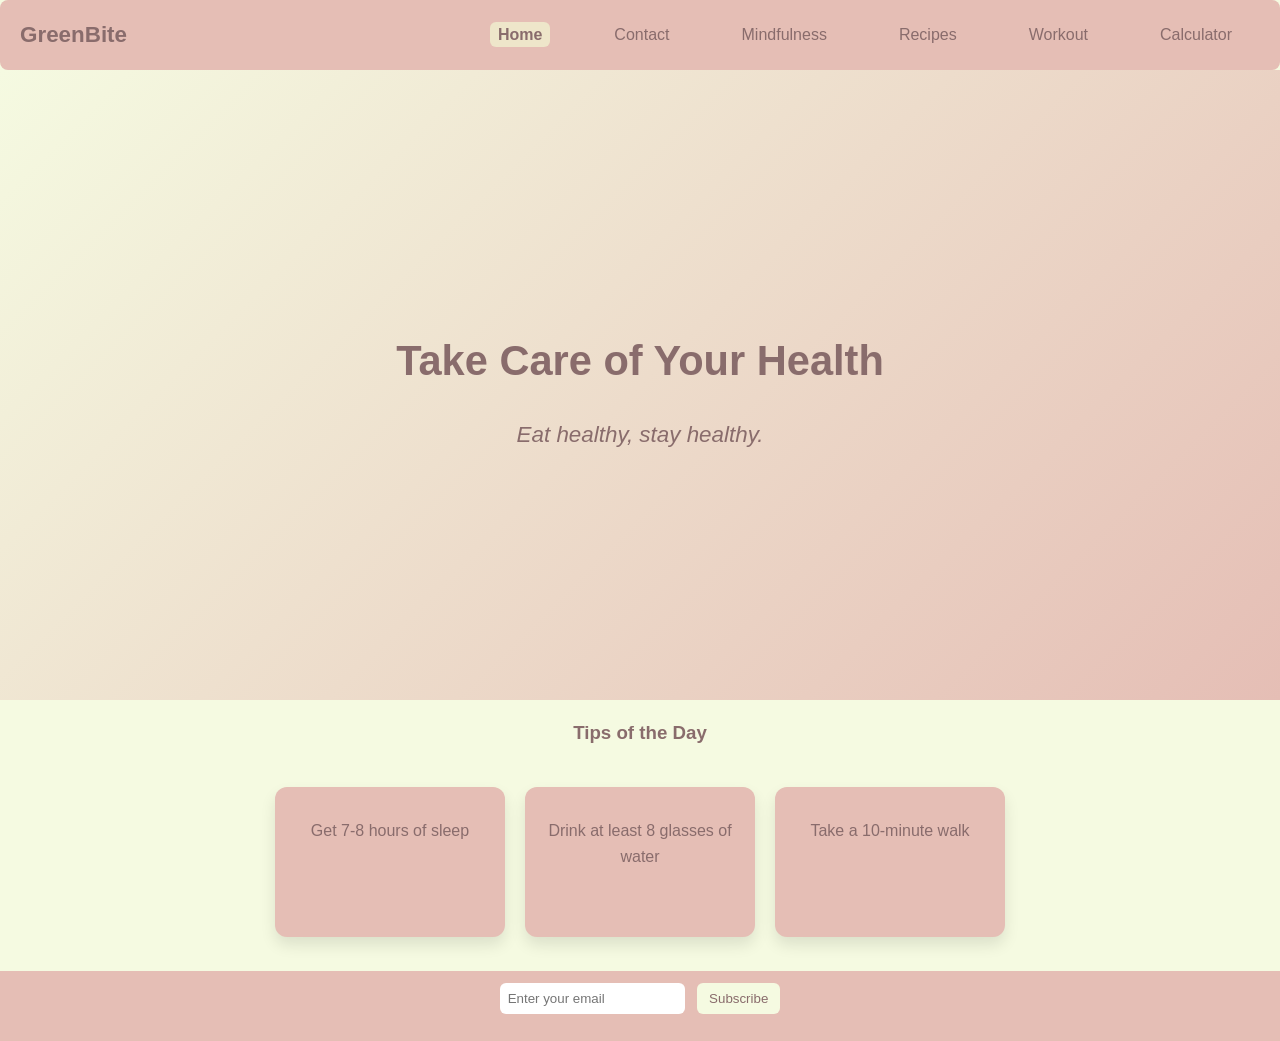
<file: index.html>
<!DOCTYPE html>
<html lang="en">
<head>
  <meta charset="UTF-8">
  <meta name="viewport" content="width=device-width, initial-scale=1.0">
  <title>GreenBite - Page Title</title>
  <link rel="icon" type="image/png" href="images/favicon.png">
  <link rel="stylesheet" href="styles/styles.css">
</head>
<body>
  <div class="page-wrapper">

  <!-- Navigation -->
  <nav>
    <div class="logo">GreenBite</div>
    <div class="hamburger" id="hamburger">
      <span></span>
      <span></span>
      <span></span>
    </div>
    <ul id="nav-menu">
      <li><a href="index.html" class="active">Home</a></li>
      <li><a href="contact.html">Contact</a></li>
      <li><a href="mindfulness.html">Mindfulness</a></li>
      <li><a href="recipes.html">Recipes</a></li>
      <li><a href="workout.html">Workout</a></li>
      <li><a href="calculator.html">Calculator</a></li>
    </ul>
  </nav>

  <!-- Hero Section -->
  <section class="hero">
    <div class="hero-content">
      <h1>Take Care of Your Health</h1>
      <p class="quote" id="quote">Eat healthy, stay healthy.</p>
    </div>
  </section>

  <!-- Cards Section -->
  <section class="tips">
    <h3 style="text-align:center;">Tips of the Day</h3>
    <div class="cards-container" id="cardsContainer">
      <!-- Cards will be injected here -->
    </div>
  </section>

  <!-- Footer -->
  <footer class="footer">
    <div class="newsletter">
      <input type="email" id="newsletterEmail" placeholder="Enter your email">
      <button id="subscribeBtn">Subscribe</button>
      <p id="subscribeMsg"></p>
    </div>
  </footer>
</div>
  <!-- Scripts -->
  <script src="scripts/main.js"></script>
</body>
</html>
</file>
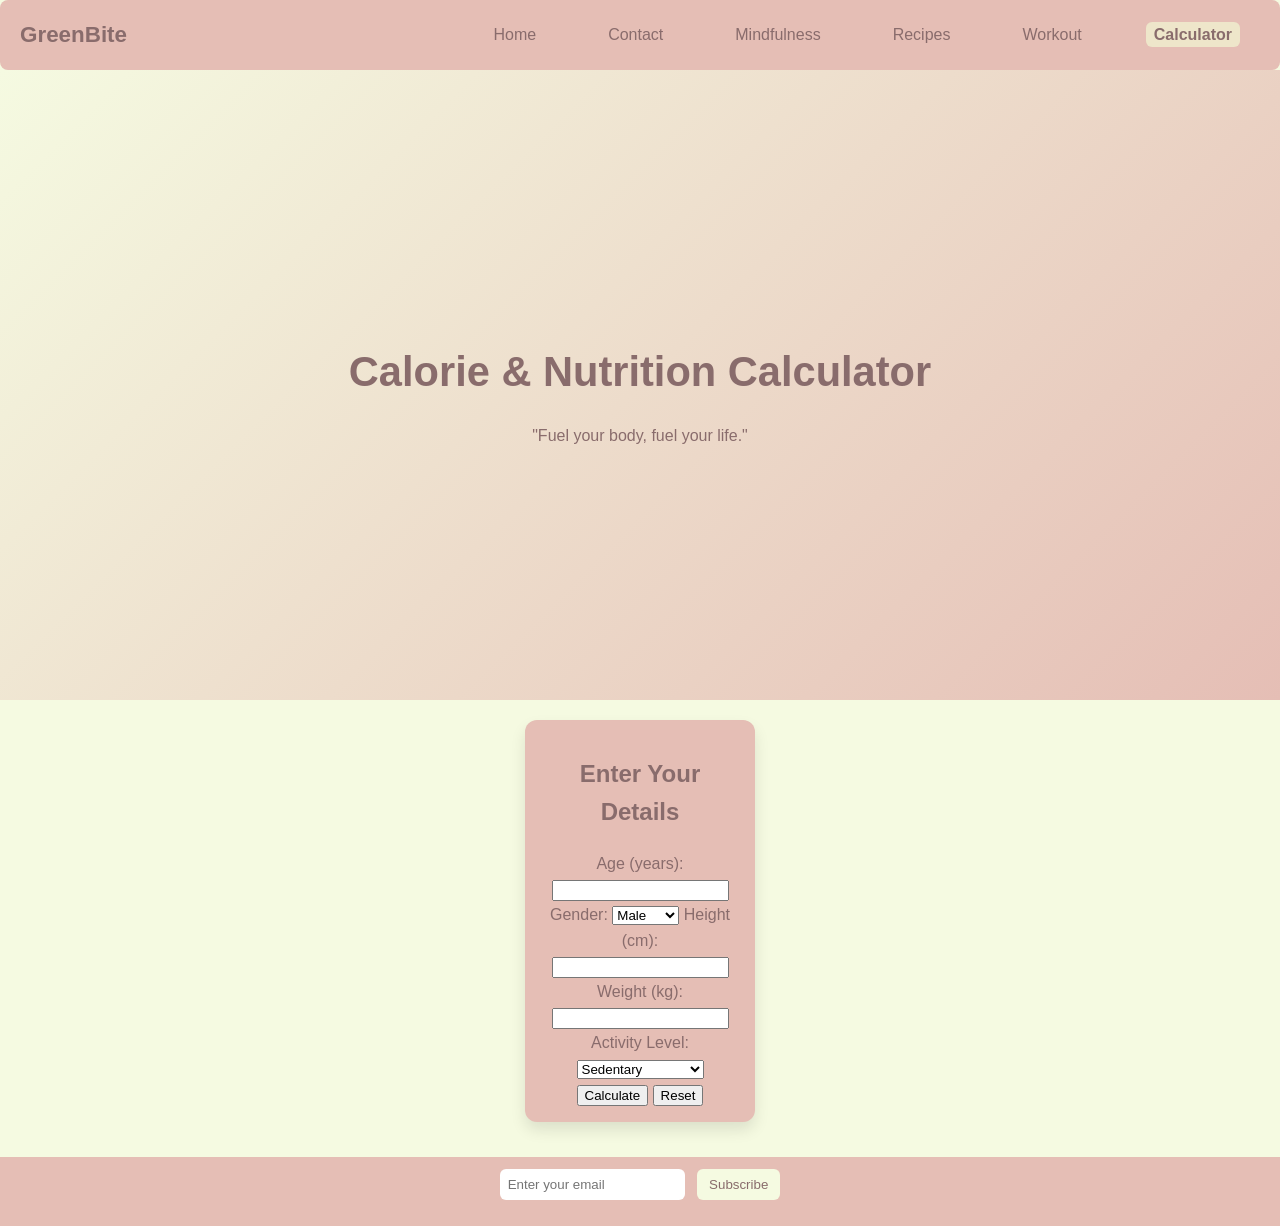
<file: calculator.html>
<!DOCTYPE html>
<html lang="en">
<head>
  <meta charset="UTF-8">
  <meta name="viewport" content="width=device-width, initial-scale=1.0">
  <title>GreenBite - Page Title</title>
  <link rel="icon" type="image/png" href="images/favicon.png">
  <link rel="stylesheet" href="styles/styles.css">
</head>
<body>
  <div class="page-wrapper">


  <!-- Navigation -->
  <nav>
    <div class="logo">GreenBite</div>
    <div class="hamburger" id="hamburger">
      <span></span>
      <span></span>
      <span></span>
    </div>
    <ul id="nav-menu">
      <li><a href="index.html">Home</a></li>
      <li><a href="contact.html">Contact</a></li>
      <li><a href="mindfulness.html">Mindfulness</a></li>
      <li><a href="recipes.html">Recipes</a></li>
      <li><a href="workout.html">Workout</a></li>
      <li><a href="calculator.html" class="active">Calculator</a></li>
    </ul>
  </nav>
    <!-- Hero -->
    <section class="hero">
      <div>
        <h1>Calorie & Nutrition Calculator</h1>
        <p>"Fuel your body, fuel your life."</p>
      </div>
    </section>

    <!-- Cards Container -->
    <div class="cards-container">

      <!-- Calculator Card -->
      <div class="card">
        <section class="calculator" id="calculator">
          <h2>Enter Your Details</h2>
          <form id="calcForm">
            <label>Age (years): <input type="number" id="age" required></label>
            <label>Gender:
              <select id="gender">
                <option value="male">Male</option>
                <option value="female">Female</option>
              </select>
            </label>
            <label>Height (cm): <input type="number" id="height" required></label>
            <label>Weight (kg): <input type="number" id="weight" required></label>
            <label>Activity Level:
              <select id="activity">
                <option value="1.2">Sedentary</option>
                <option value="1.375">Lightly active</option>
                <option value="1.55">Moderately active</option>
                <option value="1.725">Very active</option>
                <option value="1.9">Super active</option>
              </select>
            </label>
            <button type="button" onclick="calculate()">Calculate</button>
            <button type="reset" onclick="resetResults()">Reset</button>
          </form>
        </section>
      </div>

    <!-- Results Card -->
      <div class="card hidden" id="results">
        <h3>Results</h3>
        <p>BMR: <span id="bmrResult">0</span> kcal/day</p>
        <p>TDEE: <span id="tdeeResult">0</span> kcal/day</p>

        <h4>Macronutrient Breakdown</h4>
        <div class="macro">
          Carbohydrates: <span id="carbsGrams">0</span> g
          <div class="progress"><div id="carbsBar"></div></div>
        </div>
        <div class="macro">
          Protein: <span id="proteinGrams">0</span> g
          <div class="progress"><div id="proteinBar"></div></div>
        </div>
        <div class="macro">
          Fat: <span id="fatGrams">0</span> g
          <div class="progress"><div id="fatBar"></div></div>
        </div>
      </div>
    </div>
    <!-- Footer -->
    <footer class="footer">
      <div class="newsletter">
        <input type="email" id="newsletterEmail" placeholder="Enter your email">
        <button id="subscribeBtn">Subscribe</button>
        <p id="subscribeMsg"></p>
      </div>
    </footer>

</div>
  <!-- JavaScript File -->
  <script src="scripts/main.js"></script>
</body>
</html>
</file>
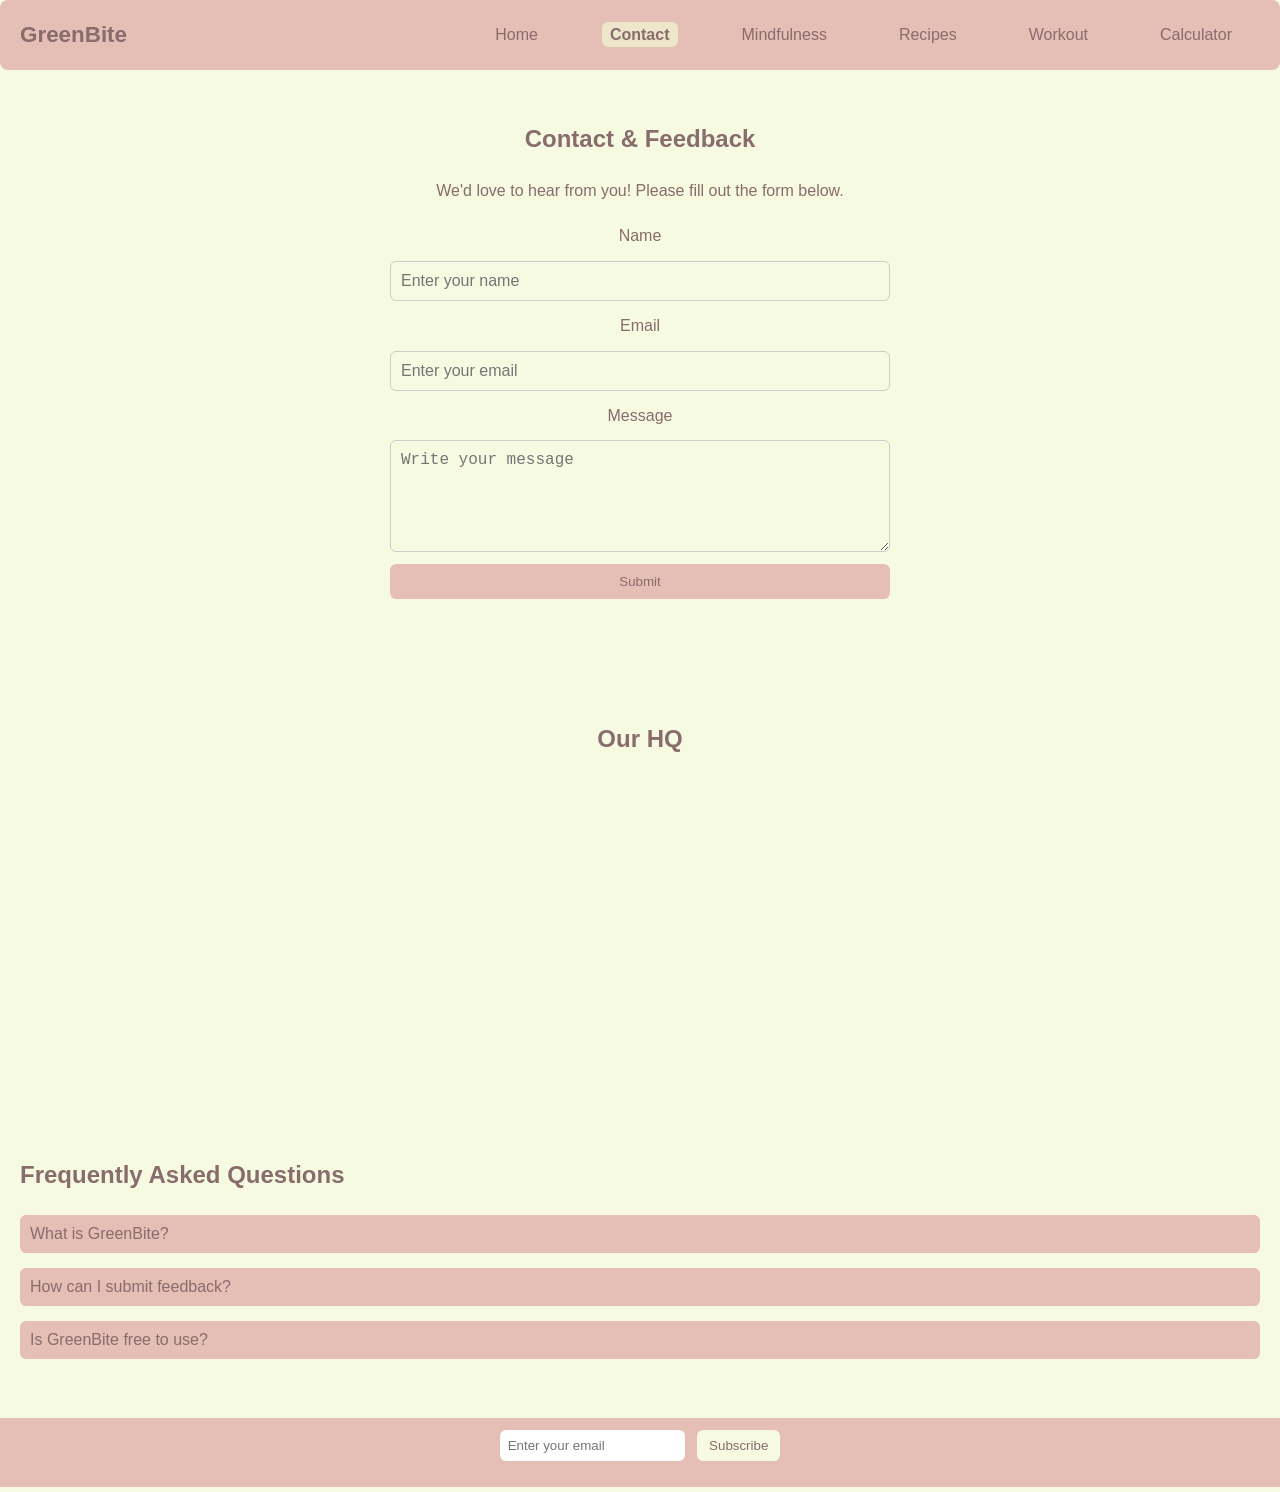
<file: contact.html>
<!DOCTYPE html>
<html lang="en">
<head>
  <meta charset="UTF-8">
  <meta name="viewport" content="width=device-width, initial-scale=1.0">
  <title>GreenBite - Page Title</title>
  <link rel="icon" type="image/png" href="images/favicon.png">
  <link rel="stylesheet" href="styles/styles.css">
</head>
<body>
  <div class="page-wrapper">
    
  <!-- Navigation -->
  <nav>
    <div class="logo">GreenBite</div>
    <div class="hamburger" id="hamburger">
      <span></span>
      <span></span>
      <span></span>
    </div>
    <ul id="nav-menu">
      <li><a href="index.html">Home</a></li>
      <li><a href="contact.html" class="active">Contact</a></li>
      <li><a href="mindfulness.html">Mindfulness</a></li>
      <li><a href="recipes.html">Recipes</a></li>
      <li><a href="workout.html">Workout</a></li>
      <li><a href="calculator.html">Calculator</a></li>
    </ul>
  </nav>

    <!-- Contact Section -->
    <section class="contact">
      <h1>Contact & Feedback</h1>
      <p>We'd love to hear from you! Please fill out the form below.</p>

      <form id="contactForm" class="contact-form">
        <label for="name">Name</label>
        <input type="text" id="name" required placeholder="Enter your name">

        <label for="email">Email</label>
        <input type="email" id="email" required placeholder="Enter your email">

        <label for="message">Message</label>
        <textarea id="message" rows="5" required placeholder="Write your message"></textarea>

        <button type="submit">Submit</button>
        <p id="formMsg"></p>
      </form>
    </section>

    <!-- Map -->
    <section class="map-section">
      <h2>Our HQ</h2>
      <iframe 
        src="https://www.google.com/maps/embed?pb=!1m18!1m12!1m3!1d3151.8354345093435!2d144.95373531531762!3d-37.81720997975171!2m3!1f0!2f0!3f0!3m2!1i1024!2i768!4f13.1!3m3!1m2!1s0x0%3A0x0!2zMzfCsDQ5JzAyLjAiUyAxNDTCsDU3JzE2LjAiRQ!5e0!3m2!1sen!2s!4v1615557775076!5m2!1sen!2s" 
        width="100%" height="300" style="border:0;" allowfullscreen="" loading="lazy">
      </iframe>
    </section>

    <!-- FAQ -->
    <section class="faq">
      <h2>Frequently Asked Questions</h2>
      <div class="faq-item">
        <button class="faq-question">What is GreenBite?</button>
        <div class="faq-answer">GreenBite is a wellness platform that promotes healthy living through meals, workouts, and mindfulness.</div>
      </div>
      <div class="faq-item">
        <button class="faq-question">How can I submit feedback?</button>
        <div class="faq-answer">Use the contact form above! Your feedback is saved locally and helps us improve.</div>
      </div>
      <div class="faq-item">
        <button class="faq-question">Is GreenBite free to use?</button>
        <div class="faq-answer">Yes, all content is freely accessible.</div>
      </div>
    </section>

    <!-- Footer -->
    <footer class="footer">
      <div class="newsletter">
        <input type="email" id="newsletterEmail" placeholder="Enter your email">
        <button id="subscribeBtn">Subscribe</button>
        <p id="subscribeMsg"></p>
      </div>
    </footer>

  </div>
  <script src="scripts/main.js"></script>
</body>
</html>
</file>
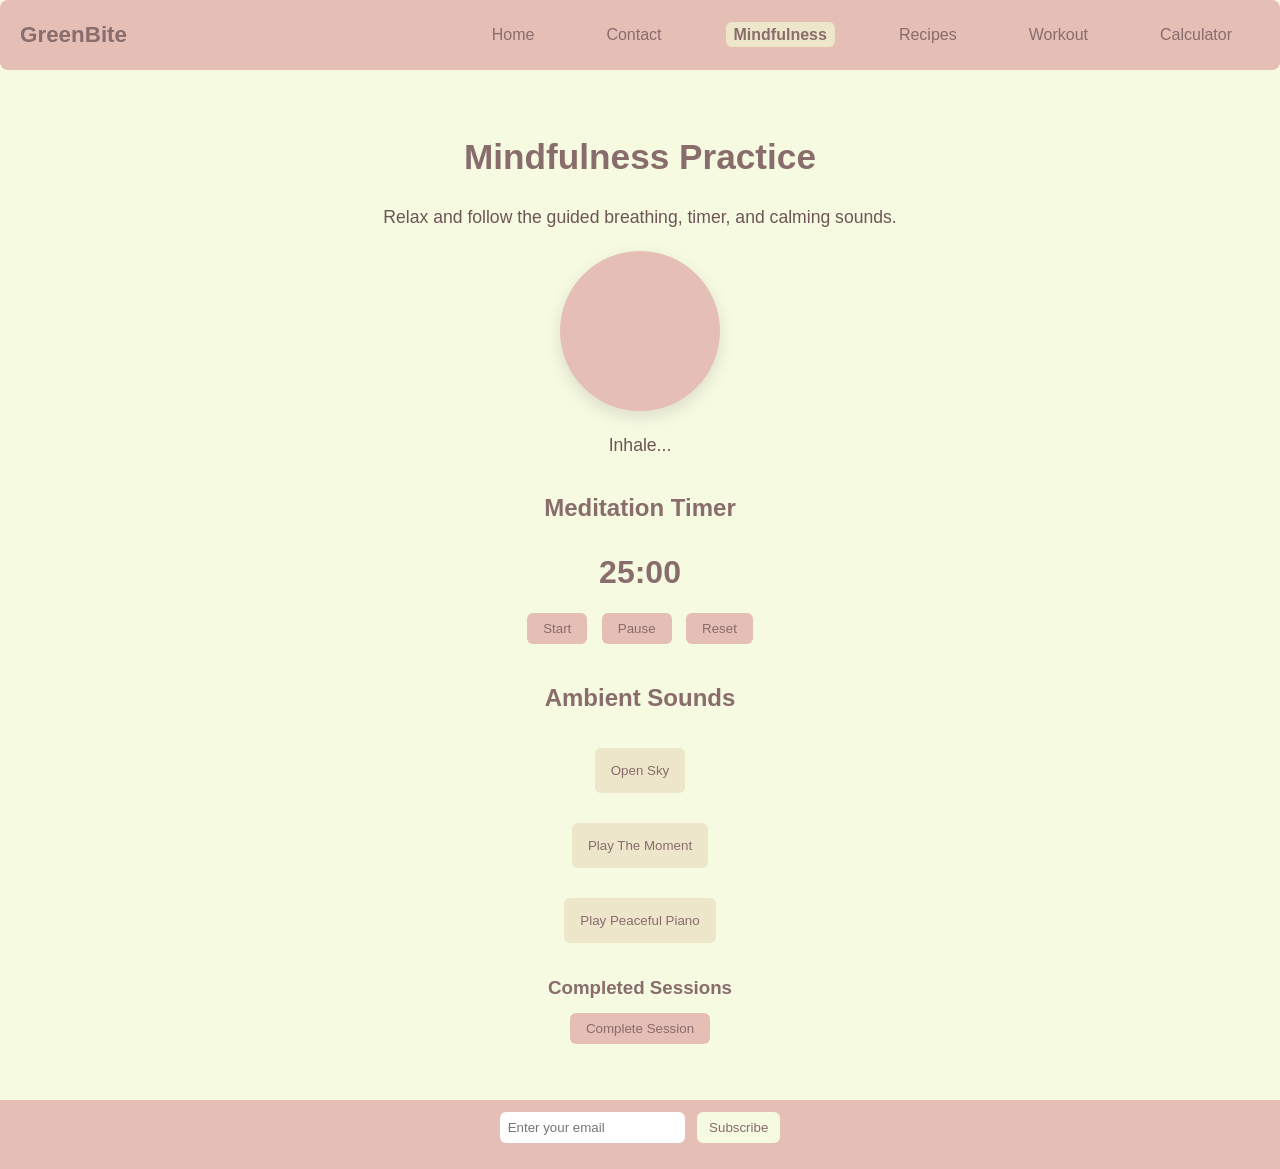
<file: mindfulness.html>
<!DOCTYPE html>
<html lang="en">
<head>
  <meta charset="UTF-8">
  <meta name="viewport" content="width=device-width, initial-scale=1.0">
  <title>GreenBite - Page Title</title>
  <link rel="icon" type="image/png" href="images/favicon.png">
  <link rel="stylesheet" href="styles/styles.css">
</head>
<body>
  <div class="page-wrapper">

  <!-- Navigation -->
  <nav>
    <div class="logo">GreenBite</div>
    <div class="hamburger" id="hamburger">
      <span></span>
      <span></span>
      <span></span>
    </div>
    <ul id="nav-menu">
      <li><a href="index.html">Home</a></li>
      <li><a href="contact.html">Contact</a></li>
      <li><a href="mindfulness.html" class="active">Mindfulness</a></li>
      <li><a href="recipes.html">Recipes</a></li>
      <li><a href="workout.html">Workout</a></li>
      <li><a href="calculator.html">Calculator</a></li>
    </ul>
  </nav>

    <!-- Mindfulness Content -->
    <section class="mindfulness">
      <h1>Mindfulness Practice</h1>
      <p>Relax and follow the guided breathing, timer, and calming sounds.</p>

      <!-- Guided Breathing -->
      <div class="breathing-circle"></div>
      <p id="breathingText">Inhale...</p>

      <!-- Timer -->
      <div class="timer">
        <h2>Meditation Timer</h2>
        <div id="timeDisplay">25:00</div>
        <div class="controls">
          <button id="startBtn">Start</button>
          <button id="pauseBtn">Pause</button>
          <button id="resetBtn">Reset</button>
        </div>
      </div>

     <!-- Ambient Sounds -->
<div class="ambient">
  <h2>Ambient Sounds</h2>
  <button class="toggleSound">Open Sky</button>
  <audio id="song1" loop>
    <source src="sounds/song1.mp3" type="audio/mpeg">
  </audio>
</div>

<div class="ambient">
  <button class="toggleSound">Play The Moment</button>
  <audio id="song2" loop>
    <source src="sounds/song2.mp3" type="audio/mpeg">
  </audio>
</div>

<div class="ambient">
  <button class="toggleSound">Play Peaceful Piano</button>
  <audio id="song3" loop>
    <source src="sounds/song3.mp3" type="audio/mpeg">
  </audio>
</div>

      <!-- Session Log -->
      <div class="session-log">
        <h3>Completed Sessions</h3>
        <button id="completeSessionBtn">Complete Session</button>
        <ul id="sessionList"></ul>
      </div>
    </section>

  <!-- Footer -->
  <footer class="footer">
    <div class="newsletter">
      <input type="email" id="newsletterEmail" placeholder="Enter your email">
      <button id="subscribeBtn">Subscribe</button>
      <p id="subscribeMsg"></p>
    </div>
  </footer>
</div>
  <script src="scripts/main.js"></script>
  <script src="scripts/mindfulness.js"></script>
</body>
</html>
</file>
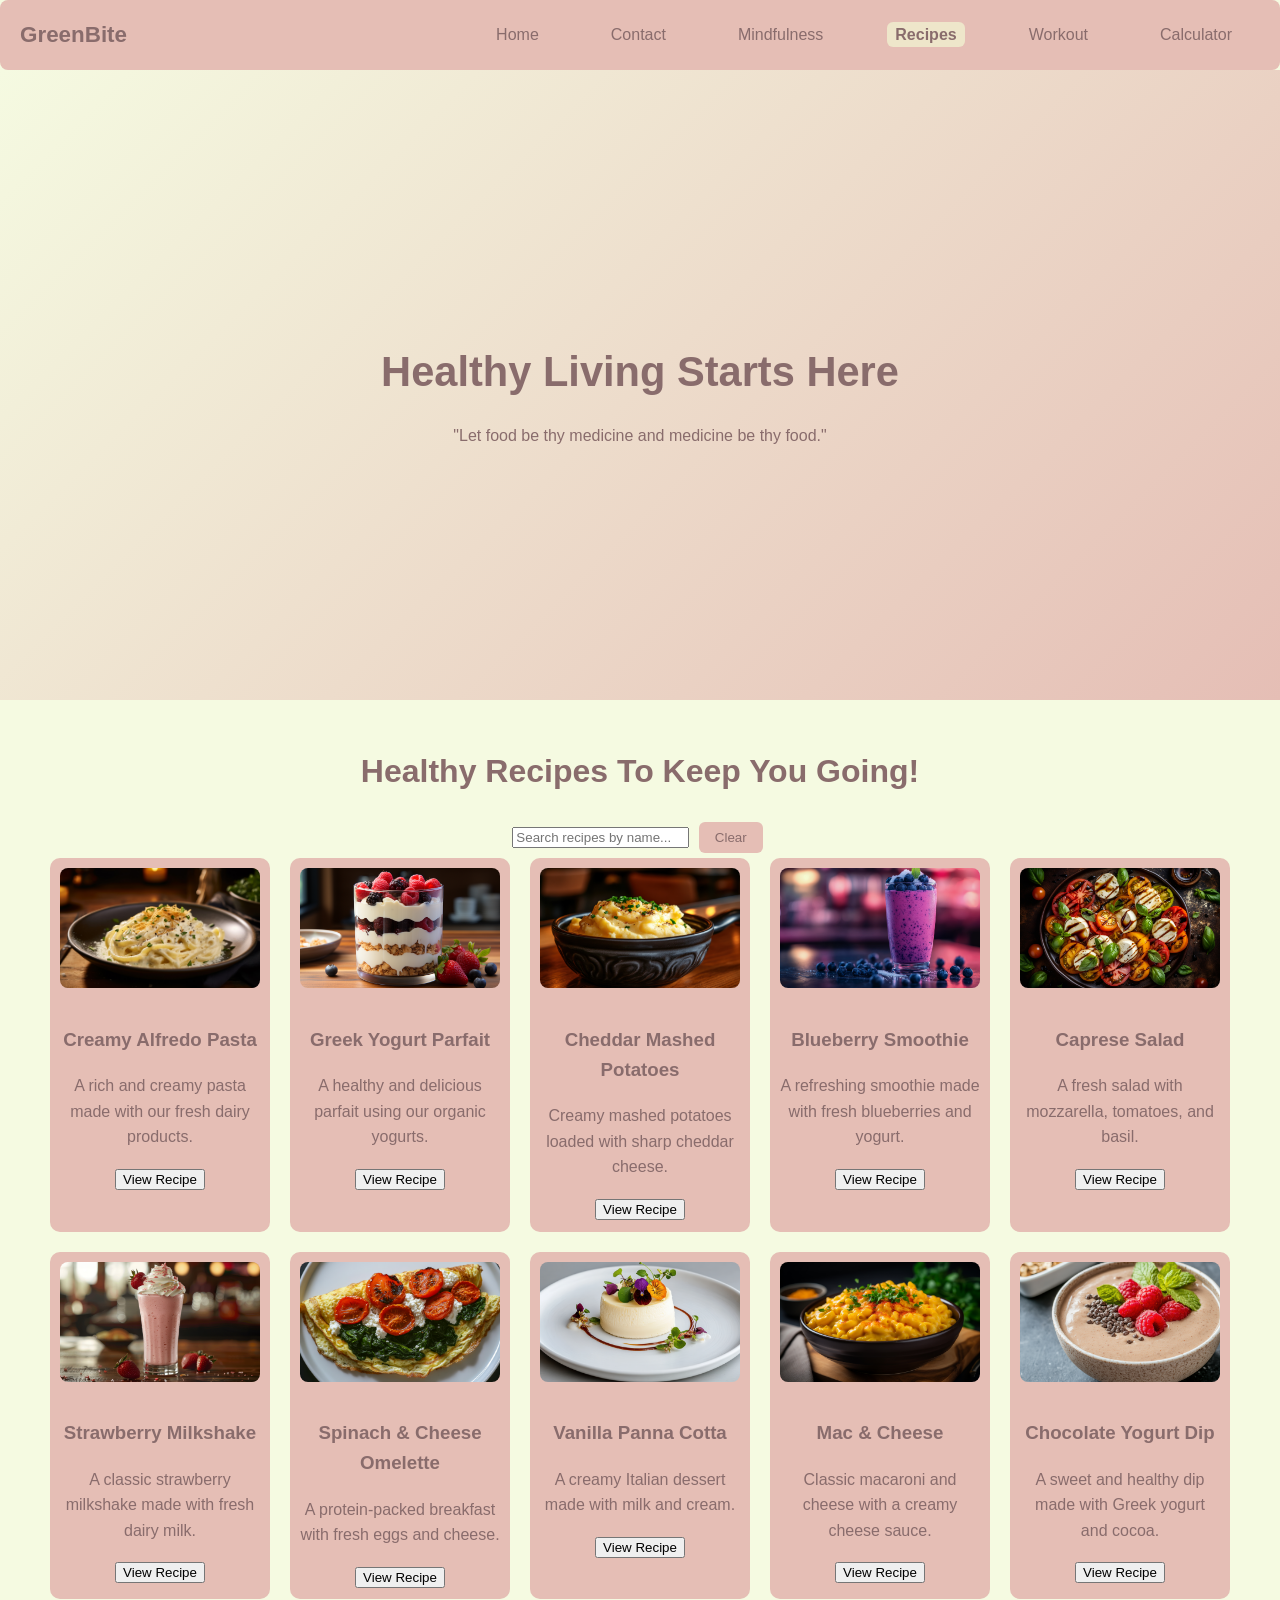
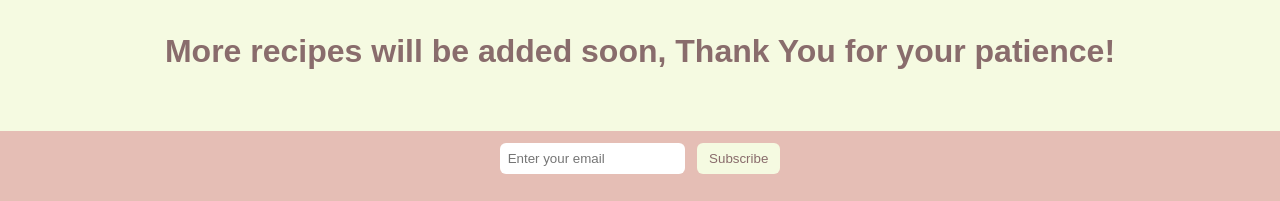
<file: recipes.html>
<!DOCTYPE html>
<html lang="en">
<head>
  <meta charset="UTF-8">
  <meta name="viewport" content="width=device-width, initial-scale=1.0">
  <title>GreenBite - Page Title</title>
  <link rel="icon" type="image/png" href="images/favicon.png">
  <link rel="stylesheet" href="styles/styles.css">
</head>
<body>
  <div class="page-wrapper">

  <!-- Navigation -->
  <nav>
    <div class="logo">GreenBite</div>
    <div class="hamburger" id="hamburger">
      <span></span>
      <span></span>
      <span></span>
    </div>
    <ul id="nav-menu">
      <li><a href="index.html">Home</a></li>
      <li><a href="contact.html">Contact</a></li>
      <li><a href="mindfulness.html">Mindfulness</a></li>
      <li><a href="recipes.html" class="active">Recipes</a></li>
      <li><a href="workout.html">Workout</a></li>
      <li><a href="calculator.html">Calculator</a></li>
    </ul>
  </nav>

  <!-- Modal -->
  <div id="recipe-modal" class="modal hidden" role="dialog" aria-modal="true">
    <div class="modal-content">
      <button id="close-modal" class="close" aria-label="Close">&times;</button>
      <div id="modal-text">
        <!-- Content will be filled dynamically -->
      </div>
    </div>
  </div>

  <!-- Hero Section -->
  <section class="hero">
    <div class="hero-content">
      <h1>Healthy Living Starts Here</h1>
      <p>"Let food be thy medicine and medicine be thy food."</p>
    </div>
  </section>

  <!-- Recipes Section -->
  <section class="recipes">
    <h2>Healthy Recipes To Keep You Going!</h2>

   <div class="controls">
    <input type="search" id="searchInput" placeholder="Search recipes by name...">
    <button id="clearFilters">Clear</button>
  </div>


    <div id="recipeGrid" class="recipe-grid">
      <!-- Cards will load here from JSON -->
    </div>
    
    <h2>More recipes will be added soon, Thank You for your patience!</h2>
  </section>

  <!-- Footer -->
  <footer class="footer">
    <div class="newsletter">
      <input type="email" id="newsletterEmail" placeholder="Enter your email">
      <button id="subscribeBtn">Subscribe</button>
      <p id="subscribeMsg"></p>
    </div>
  </footer>
</div>

<!-- Scripts -->
<script src="scripts/main.js"></script>
</body>
</html>
</file>
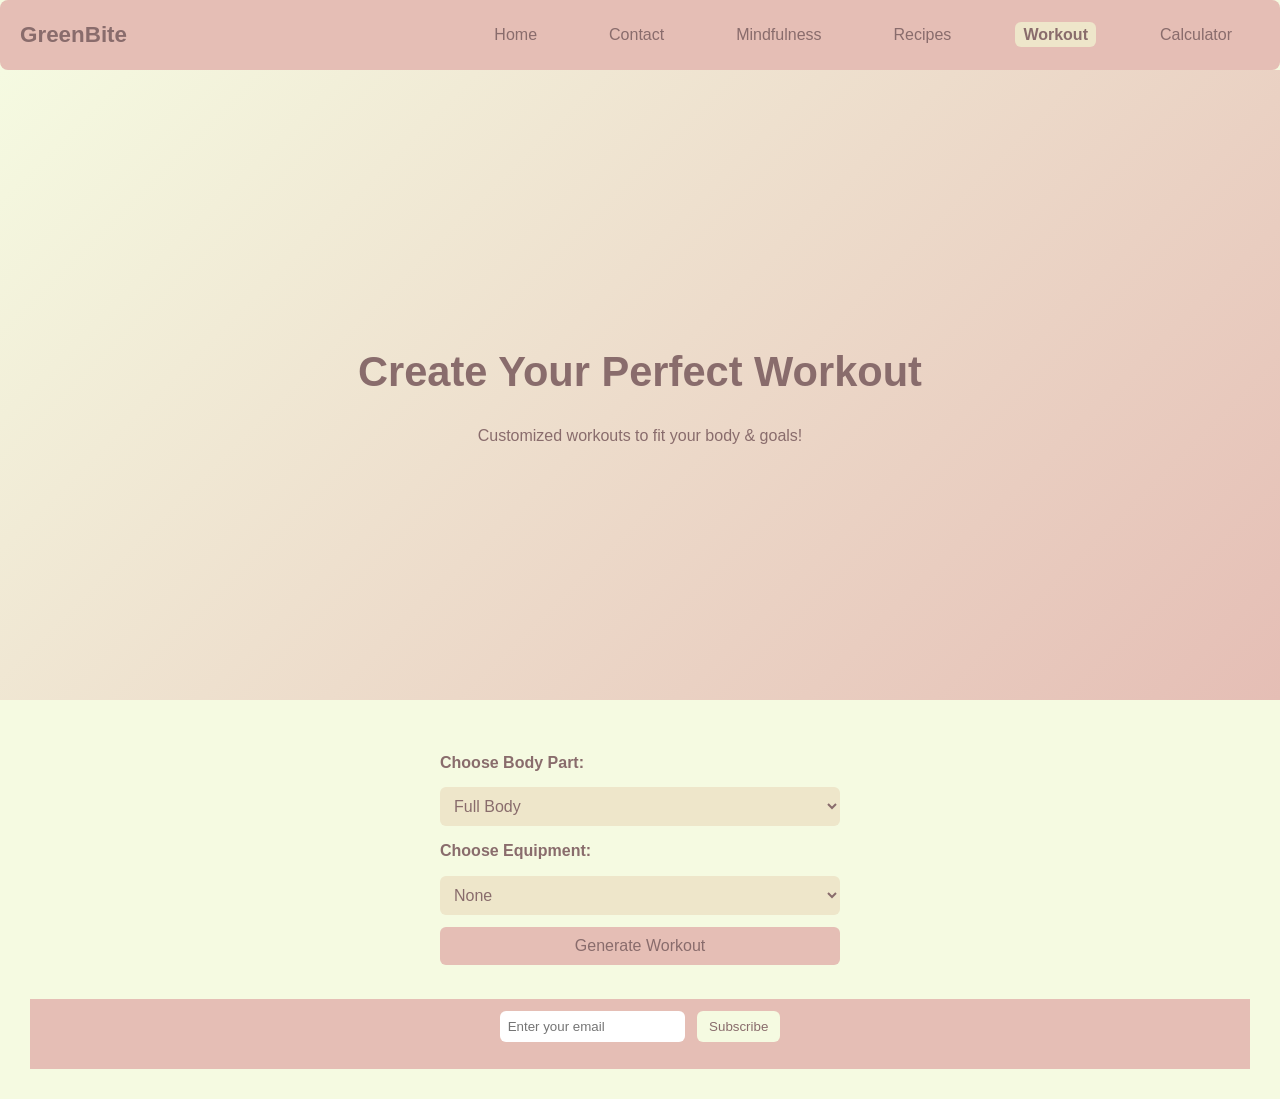
<file: workout.html>
<!DOCTYPE html>
<html lang="en">
<head>
  <meta charset="UTF-8">
  <meta name="viewport" content="width=device-width, initial-scale=1.0">
  <title>GreenBite - Page Title</title>
  <link rel="icon" type="image/png" href="images/favicon.png">
  <link rel="stylesheet" href="styles/styles.css">
</head>
<body>
  <div class="page-wrapper">

  <!-- Navigation -->
  <nav>
    <div class="logo">GreenBite</div>
    <div class="hamburger" id="hamburger">
      <span></span>
      <span></span>
      <span></span>
    </div>
    <ul id="nav-menu">
      <li><a href="index.html">Home</a></li>
      <li><a href="contact.html">Contact</a></li>
      <li><a href="mindfulness.html">Mindfulness</a></li>
      <li><a href="recipes.html">Recipes</a></li>
      <li><a href="workout.html" class="active">Workout</a></li>
      <li><a href="calculator.html">Calculator</a></li>
    </ul>
  </nav>
  <!-- Hero Section -->
  <section class="hero">
    <div class="hero-content">
      <h1> Create Your Perfect Workout</h1>
      <p>Customized workouts to fit your body & goals!</p>
    </div>
  </section>
<!-- Workout Generator -->

 <div class="workout-generator">
  <div class="workout-form">
    <label for="bodyPart">Choose Body Part:</label>
    <select id="bodyPart">
      <option value="full">Full Body</option>
      <option value="arms">Arms</option>
      <option value="legs">Legs</option>
      <option value="core">Core</option>
    </select>

    <label for="equipment">Choose Equipment:</label>
    <select id="equipment">
      <option value="none">None</option>
      <option value="dumbbells">Dumbbells</option>
    </select>

    <button id="generateBtn">Generate Workout</button>
  </div>

  <div id="workoutDisplay"></div>

<div id="timerSection" class="timer-section hidden">

  <h3 id="currentExercise">Exercise</h3>
  <div id="countdown" class="countdown">30</div>
  <button id="startTimer">Start Timer</button>
  <button id="stopTimer">Stop Timer</button> 
  <audio id="beepSound" src="sounds/beep.mp3" preload="auto"></audio>
</div>



  <!-- Footer -->
  <footer class="footer">
    <div class="newsletter">
      <input type="email" id="newsletterEmail" placeholder="Enter your email">
      <button id="subscribeBtn">Subscribe</button>
      <p id="subscribeMsg"></p>
    </div>
  </footer>
</div>

  <!-- Sound -->
  <audio id="beepSound" src="sounds/beep.mp3" preload="auto"></audio>

  <!-- Scripts -->
  <script src="scripts/main.js"></script>

</body>
</html>
</file>
<file: styles/styles.css>
/* ======================
   Base Styles
===================== */
body {
  margin: 0;
  display: flex;
  flex-direction: column;
  font-family: 'Segoe UI', sans-serif;
  line-height: 1.6;
  background-color: #F5FAE1;
  color: #896C6C;
}

.page-wrapper {
  display: flex;
  flex-direction: column;
  min-height: 100vh;
}

/* ======================
   Navigation
===================== */
nav {
  display: flex;
  justify-content: space-between;
  align-items: center;
  background-color: #E5BEB5;
  padding: 12px 20px;
  border-radius: 8px;
}

nav .logo {
  font-weight: bold;
  font-size: 1.4rem;
  color: #896C6C;
}

nav ul {
  display: flex;
  gap: 16px;
  list-style: none;
  margin: 0;
  padding: 0;
}

nav ul li {
  padding: 10px 20px;
}

nav ul li a {
  text-decoration: none;
  color: #896C6C;
  font-weight: 500;
  transition: 0.3s;
  padding: 4px 8px;
  border-radius: 6px;
}

nav ul li a:hover {
  background-color: #EEE6CA;
  color: #896C6C;
  text-decoration: underline;
}

nav ul li a.active {
  background-color: #EEE6CA;
  font-weight: bold;
}


.hamburger {
  display: none;
  flex-direction: column;
  gap: 5px;
  cursor: pointer;
}

.hamburger span {
  width: 25px;
  height: 3px;
  background-color: #896C6C;
  border-radius: 2px;
  transition: all 0.3s ease;
}

.hamburger.active span:nth-child(1) {
  transform: rotate(45deg) translate(5px, 5px);
}
.hamburger.active span:nth-child(2) {
  opacity: 0;
}
.hamburger.active span:nth-child(3) {
  transform: rotate(-45deg) translate(5px, -5px);
}

/* ======================
   Hero Section
===================== */
.hero {
  display: flex;
  justify-content: center;
  align-items: center;
  height: 70vh;
  background: linear-gradient(135deg, #F5FAE1, #E5BEB5);
  text-align: center;
  padding: 20px;
  box-sizing: border-box;
}

.hero h1 {
  font-size: 2.6rem;
  margin-bottom: 18px;
  color: #896C6C;
}

.quote {
  font-size: 1.4rem;
  font-style: italic;
  transition: opacity 0.5s ease-in-out;
}

/* ======================
   Cards
===================== */
.cards-container {
  display: flex;
  flex-wrap: wrap;
  align-items: center;
  gap: 20px;
  justify-content: center;
  padding: 20px;
}

.card {
  width: 200px;
  min-height: 120px;
  background-color: #E5BEB5;
  color: #896C6C;
  border-radius: 12px;
  padding: 15px;
  text-align: center;
  box-shadow: 0 8px 15px rgba(0, 0, 0, 0.1);
  transition: transform 0.3s;
}

.card:hover {
  transform: scale(1.05);
  background-color: #EEE6CA;
}

.card-img {
  width: 100%;
  height: 150px;
  object-fit: cover;
  border-radius: 8px;
  margin-bottom: 10px;
}

.card-img-proportional {
  max-width: 100%;
  height: auto;
  border-radius: 8px;
  margin-bottom: 10px;
}

/* ======================
   Footer
===================== */
.footer {
  background-color: #E5BEB5;
  color: #896C6C;
  text-align: center;
  padding: 12px 0;
  margin-top: 0.9rem;
  width: 100%;
}

.footer-links {
  margin-bottom: 15px;
}

.footer-links a {
  color: #896C6C;
  margin: 0 10px;
  text-decoration: none;
  transition: color 0.2s;
}

.footer-links a:hover {
  color: #F5FAE1;
}

.newsletter input {
  padding: 8px;
  border-radius: 6px;
  border: none;
  margin-right: 8px;
}

.newsletter button {
  padding: 8px 12px;
  border: none;
  border-radius: 6px;
  background-color: #F5FAE1;
  color: #896C6C;
  cursor: pointer;
  transition: background-color 0.2s;
}

.newsletter button:hover {
  background-color: #E5BEB5;
}

#subscribeMsg {
  margin-top: 10px;
  font-size: 0.9rem;
}

/* ======================
   Recipes
===================== */
.recipes {
  padding: 20px;
  text-align: center;
}

.recipes h2 {
  font-size: 2rem;
  margin-bottom: 20px;
}

.recipe-grid {
  display: flex;
  flex-wrap: wrap;
  gap: 20px;
  justify-content: center;
}

.recipe-card {
  width: 200px;
  background-color: #E5BEB5;
  color: #896C6C;
  border-radius: 10px;
  padding: 10px;
  text-align: center;
  cursor: pointer;
  transition: transform 0.3s;
}

.recipe-card:hover {
  transform: scale(1.05);
  background-color: #EEE6CA;
}

.recipe-card img {
  width: 100%;
  height: 120px;
  object-fit: cover;
  border-radius: 8px;
  margin-bottom: 10px;
}

/* ======================
   Modal
===================== */
.modal {
  position: fixed;
  top: 50%;
  left: 50%;
  width: 100vw;
  height: 100vh;
  background-color: rgba(0, 0, 0, 0.5);
  display: flex;
  justify-content: center;
  align-items: center;
  transform: translate(-50%, -50%);
  z-index: 1000;
}

.modal.hidden {
  display: none;
}

.modal-content {
  background-color: #F5FAE1;
  color: #896C6C;
  padding: 20px;
  border-radius: 10px;
  width: 90%;
  max-width: 400px;
  max-height: 90vh;
  overflow-y: auto;
  position: relative;
  box-shadow: 0 4px 15px rgba(137, 108, 108, 0.3);
  animation: fadeIn 0.3s ease-out;
}

@keyframes fadeIn {
  from {
    opacity: 0;
    transform: scale(0.95);
  }
  to {
    opacity: 1;
    transform: scale(1);
  }
}

.close {
  position: absolute;
  top: 10px;
  right: 15px;
  font-size: 24px;
  cursor: pointer;
  background: none;
  border: none;
}

/* ======================
   Workout Generator
===================== */
.workout-generator {
  padding: 30px;
  text-align: center;
}

.workout-form {
  max-width: 400px;
  margin: 0 auto;
  display: flex;
  flex-direction: column;
  gap: 12px;
  padding: 20px;
}

.workout-form label {
  font-weight: bold;
  text-align: left;
}

.workout-form select,
.workout-form button {
  padding: 10px;
  border: none;
  border-radius: 6px;
  background-color: #EEE6CA;
  color: #896C6C;
  font-size: 1rem;
}

.workout-form button {
  background-color: #E5BEB5;
  cursor: pointer;
  transition: background-color 0.3s;
}

.workout-form button:hover {
  background-color: #F5FAE1;
}

.workout-display {
  margin-top: 30px;
  font-size: 1.2rem;
}

.timer-section {
  margin-top: 40px;
}

#currentExercise {
  font-size: 1.6rem;
  margin-bottom: 10px;
}

.countdown {
  font-size: 48px;
  color: #e53935;
  margin: 15px 0;
  animation: pulse 1s infinite alternate;
}


@keyframes pulse {
  from { transform: scale(1); }
  to { transform: scale(1.1); }
}

#startTimer,
#stopTimer {
  padding: 12px 24px;
  margin: 10px 5px 0 5px;
  background-color: #896C6C;
  color: #fff;
  border: none;
  border-radius: 8px;
  font-weight: bold;
  cursor: pointer;
  transition: background-color 0.3s, transform 0.2s;
}

#startTimer:hover,
#stopTimer:hover {
  background-color: #a78383;
  transform: scale(1.05);
}

.hidden {
  display: none;
}

/* ======================
   Mindfulness Page
===================== */
.mindfulness {
  text-align: center;
  padding: 30px 20px;
}

.mindfulness h1 {
  font-size: 2.2rem;
  margin-bottom: 10px;
}

.mindfulness p {
  font-size: 1.1rem;
  margin-bottom: 20px;
  color: #6e5555;
}

/* Breathing Circle */
.breathing-circle {
  width: 160px;
  height: 160px;
  border-radius: 50%;
  margin: 20px auto;
  background: #E5BEB5;
  transition: all 4s ease-in-out;
  box-shadow: 0 6px 15px rgba(137, 108, 108, 0.2);
}

.breathing-circle.inhale {
  transform: scale(1.3);
  background: #EEE6CA;
}

.breathing-circle.exhale {
  transform: scale(0.8);
  background: #F5FAE1;
}

.breathing-circle.hold {
  transform: scale(1);
  background: #E5BEB5;
}

/* Timer */
.timer {
  margin: 30px 0;
}

#timeDisplay {
  font-size: 2rem;
  margin: 10px 0;
  font-weight: bold;
}

.controls button {
  margin: 5px;
  padding: 8px 16px;
  border: none;
  background: #E5BEB5;
  color: #896C6C;
  cursor: pointer;
  border-radius: 6px;
  transition: background 0.3s;
}

.controls button:hover {
  background: #EEE6CA;
}

/* Ambient Sounds */

.ambient {
  text-align: center;         
  margin-bottom: 20px;       
}

.ambient button {
  padding: 15px 16px;
  border: none;
  background: #EEE6CA;
  color: #896C6C;
  cursor: pointer;
  border-radius: 6px;
  transition: background 0.3s;
  margin-top: 10px;         */
}

.ambient button:hover {
  background: #E5BEB5;
}

/* Session Log */
.session-log {
  margin-top: 30px;
  text-align: center;      
}

.session-log h3 {
  margin-bottom: 10px;
}

.session-log button {
  display: inline-block;
  margin-bottom: 12px;
  padding: 8px 16px;
  border: none;
  background: #E5BEB5;
  color: #896C6C;
  font-weight: 500;
  border-radius: 6px;
  cursor: pointer;
  transition: background-color 0.3s, transform 0.2s;
}

.session-log button:hover {
  background: #EEE6CA;
  transform: scale(1.05);
}

.session-log ul {
  padding: 0;
  list-style: none;
  margin: 0 auto;             /* center the list */
  max-width: 300px;          
}

.session-log li {
  background: #EEE6CA;
  margin: 5px 0;
  padding: 8px;
  border-radius: 6px;
  font-size: 0.95rem;
}


/* ======================
   Contact Page
===================== */
.contact {
  padding: 30px 20px;
  text-align: center;
}

.contact-form {
  max-width: 500px;
  margin: 20px auto;
  display: flex;
  flex-direction: column;
  gap: 12px;
}

.contact-form input,
.contact-form textarea {
  padding: 10px;
  border-radius: 6px;
  border: 1px solid #ccc;
  background-color: #F5FAE1;
  color: #896C6C;
  font-size: 1rem;
}

.contact-form button {
  padding: 10px;
  background-color: #E5BEB5;
  color: #896C6C;
  border: none;
  border-radius: 6px;
  cursor: pointer;
  transition: background-color 0.3s;
}

.contact-form button:hover {
  background-color: #EEE6CA;
}

#formMsg {
  font-size: 0.9rem;
  margin-top: 5px;
}

/* Map Section */
.map-section {
  padding: 20px;
  text-align: center;
}

/* FAQ Accordion */
.faq {
  padding: 30px 20px;
}

.faq-item {
  margin-bottom: 10px;
}

.faq-question {
  width: 100%;
  text-align: left;
  padding: 10px;
  font-size: 1rem;
  border: none;
  background-color: #E5BEB5;
  color: #896C6C;
  cursor: pointer;
  border-radius: 6px;
  transition: background 0.3s;
}

.faq-question:hover {
  background-color: #EEE6CA;
}

.faq-answer {
  max-height: 0;
  overflow: hidden;
  transition: max-height 0.3s ease;
  background-color: #EEE6CA;
  padding: 0 10px;
  border-radius: 6px;
  margin-top: 5px;
}

.faq-answer.show {
  max-height: 200px;
  padding: 10px;
}

.progress {
  background: #eee;
  height: 8px;
  border-radius: 4px;
  overflow: hidden;
  margin: 4px 0;
}

.progress div {
  height: 8px;
  background: #76c893; /* green bar */
  width: 0;
  transition: width 1s ease-in-out;
}



/* ======================
   Mobile / Responsive
====================== */
@media (max-width: 768px) {
  .hamburger {
    display: flex;
  }

  nav ul {
    flex-direction: column;
    position: absolute;
    top: 60px;
    right: 20px;
    width: 200px;
    background-color: #E5BEB5;
    border-radius: 8px;
    padding: 10px 0;
    gap: 0;
    display: none;
    box-shadow: 0 2px 6px rgba(0, 0, 0, 0.2);
  }


  nav ul.show {
    display: flex;
  }

  nav ul li a.active {
  background-color: #EEE6CA;
  font-weight: bold;
}


  nav ul li {
    padding: 10px 20px;
  }
}
</file>
